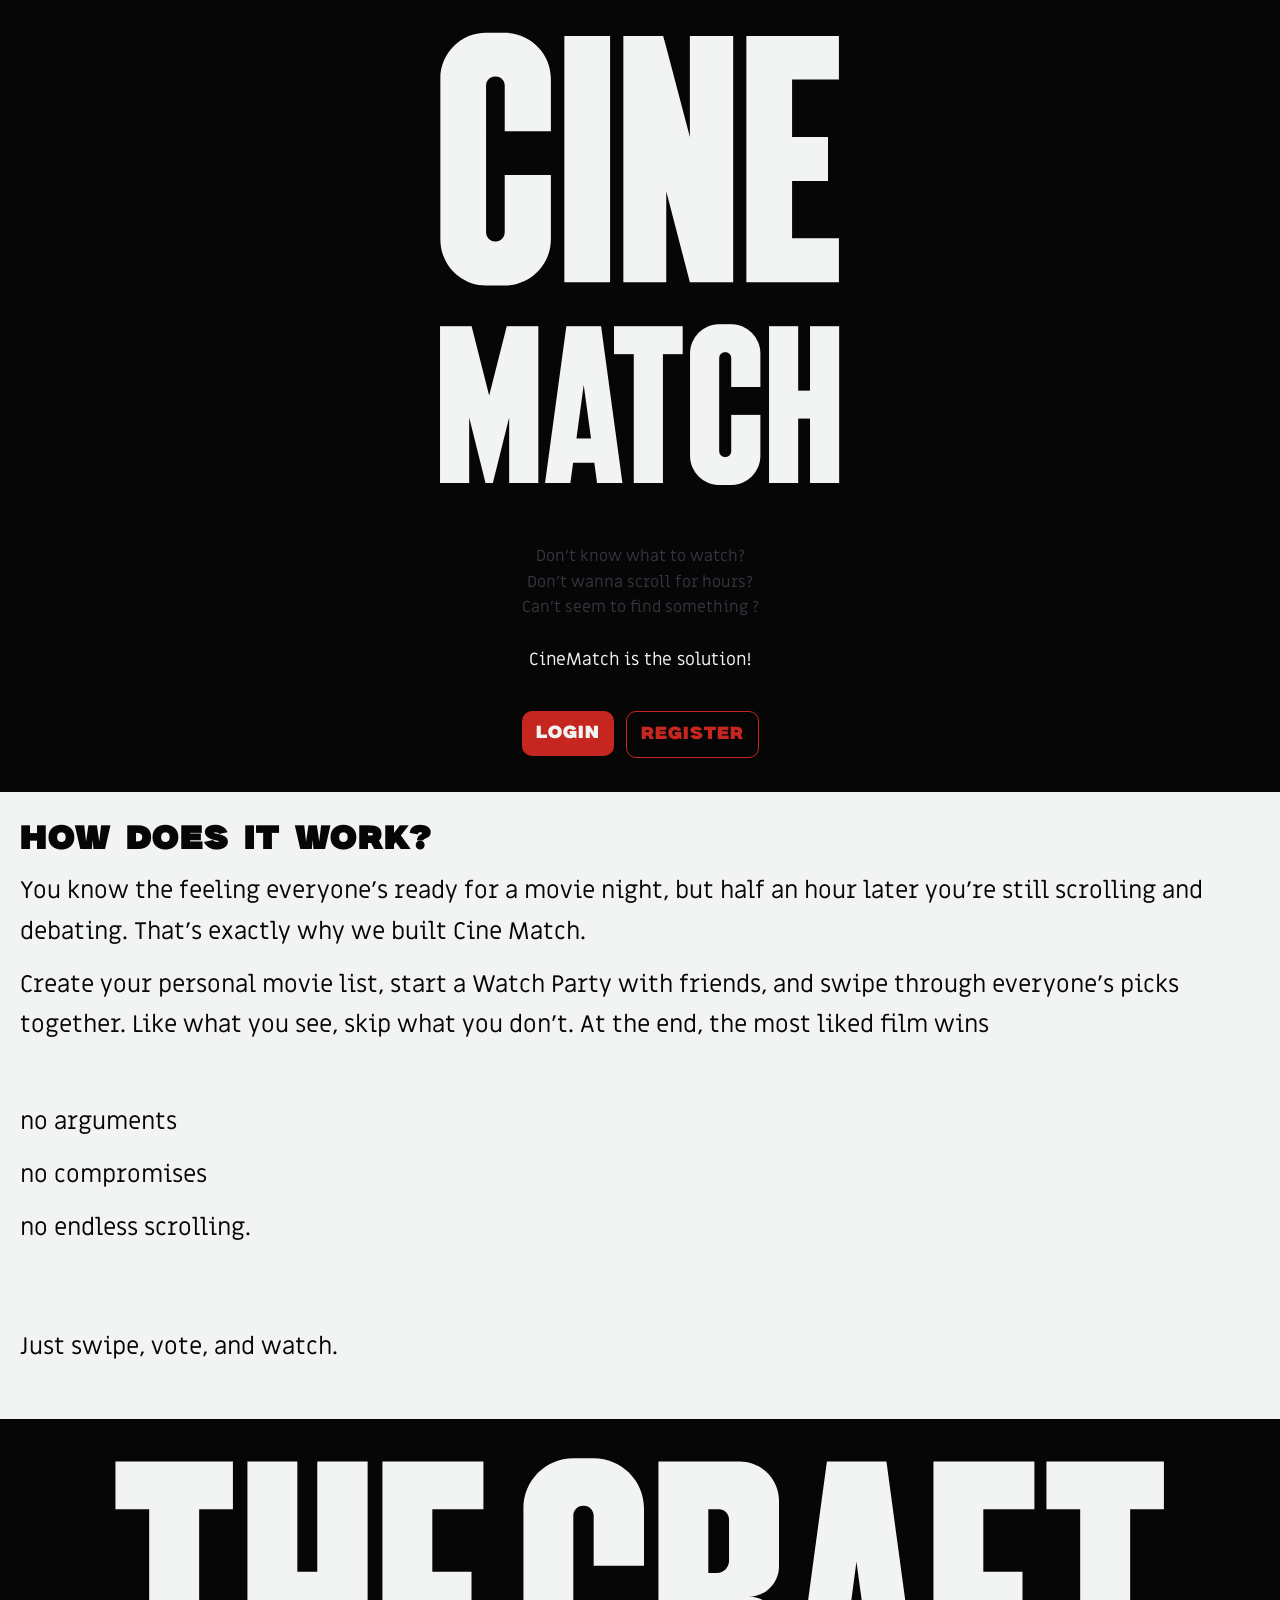
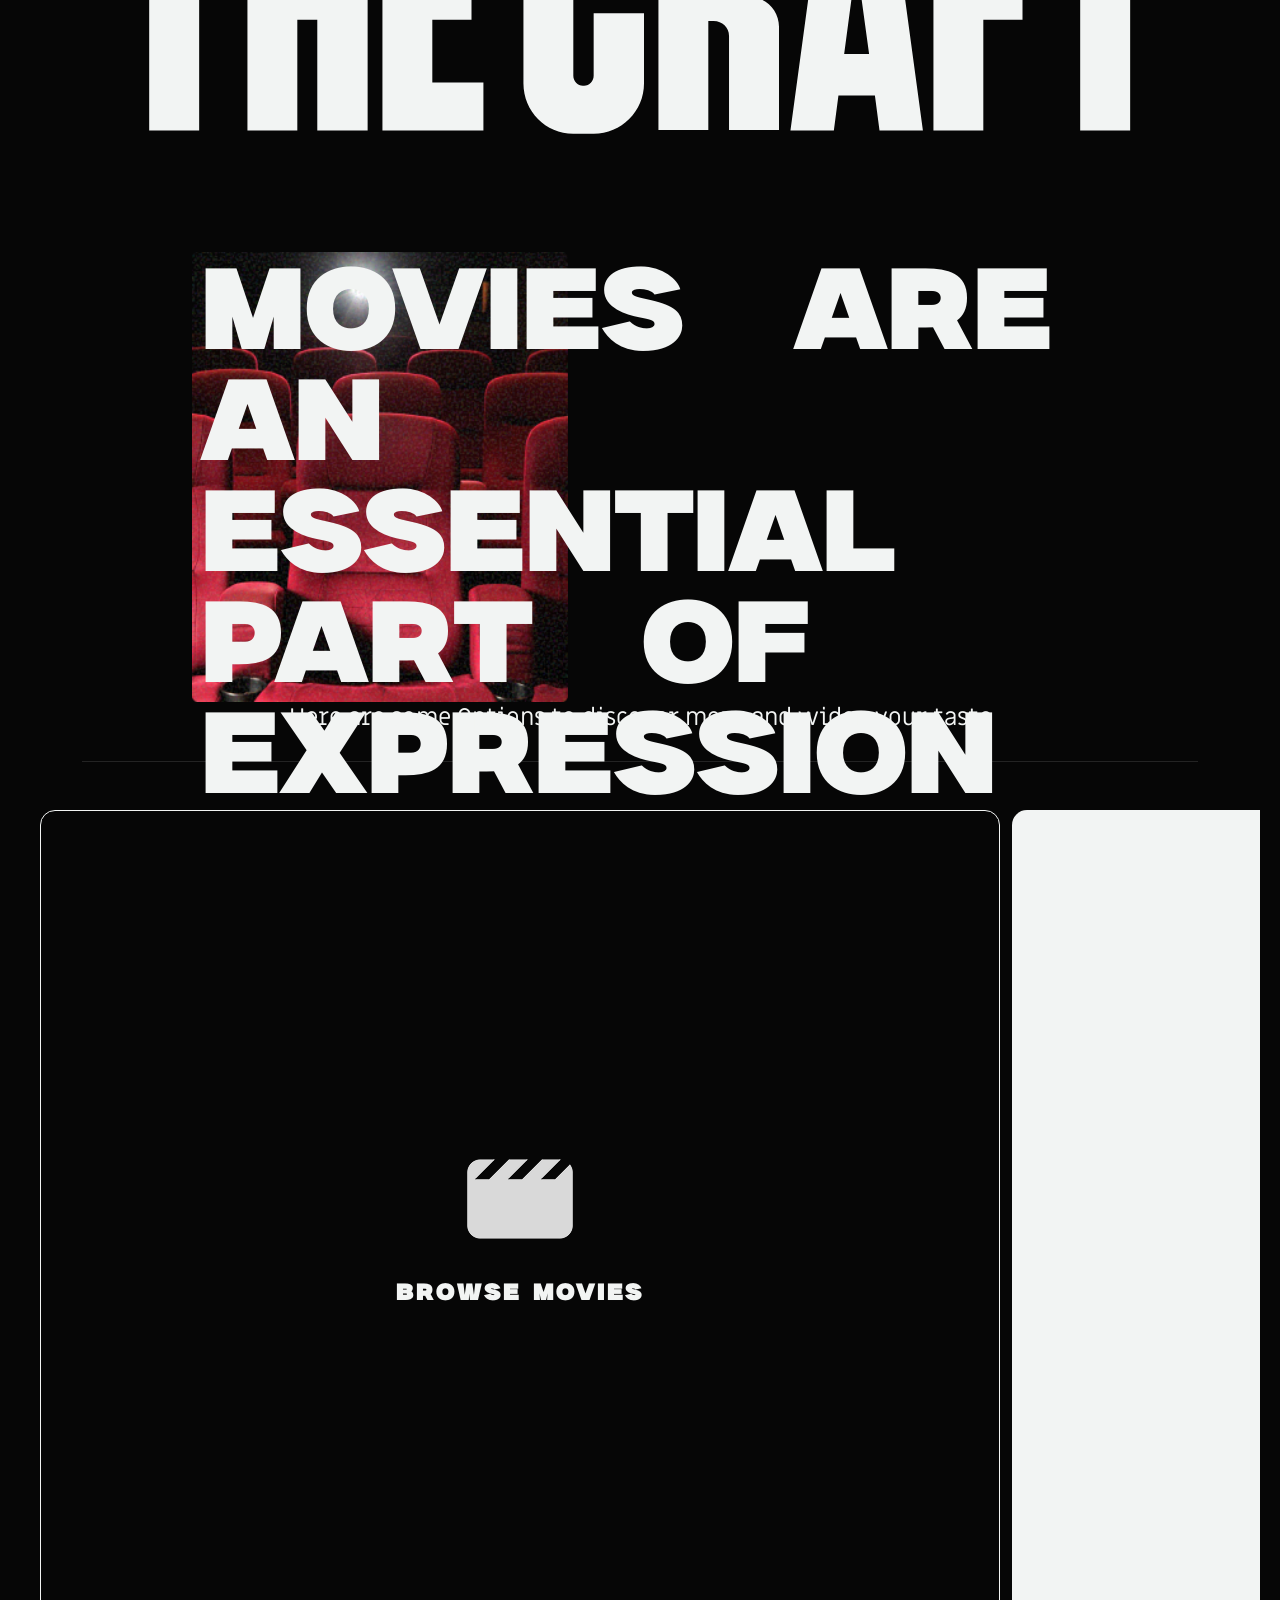
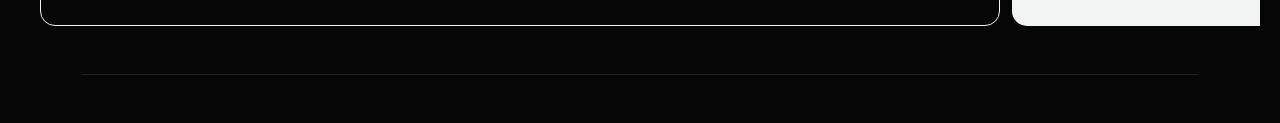
<file: project/pages/landing.html>
<!DOCTYPE html>
<html lang="en">
<head>
    <meta charset="UTF-8">
    <meta name="viewport" content="width=device-width, initial-scale=1.0">
    <title>CineMatch</title>
    <link rel="stylesheet" href="../style/global.css">
    <link rel="stylesheet" href="../style/landing.css">

    <script src="../js/auth.js" defer></script>

    
</head>
<body>

    <div id="headerBox">
        <div id="headerTitleBox">
            <h1 id="cineTxt">Cine</h1>
            <h1 id="matchTxt">Match</h1>
         </div>
        
        <div id="headerDescBox">
            <p>
            Don’t know what to watch?
            <br>
            Don’t wanna scroll for hours?
            <br>
            Can’t seem to find something ?
        </p>
        <br>
        <p id="headerDescBigger">CineMatch is the solution!</p>
        </div>

        
        <div id="headerButtonBox">
            <a href="./../userSys/index.html">
                <div id="loginBTN" class="headerBTN">
                    login
                </div>
            </a>
            <a href="./../userSys/index.html">
                <div id="registerBTN" class="headerBTN">
                    register
                </div>
            </a>
        </div>
        
    </div>

    <div id="tutorialBox">
        <h1>How does it work?</h1>

        <div id="tutorialContent" >
            <p>
            You know the feeling 
            everyone's ready for a movie night, but half an hour later you're still scrolling and debating. That's exactly why we built Cine Match.
            </p>
        
            <p>
            Create your personal movie list, start a Watch Party with friends, and swipe through everyone's picks together. Like what you see, skip what you don't. At the end, the most liked film wins 
            </p>

            <br>
            <br>
            <p>no arguments</p>
            <p>no compromises</p>
            <p>no endless scrolling.</p>
            <br>
            <br>
            <br>
            <p>Just swipe, vote, and watch.</p>
        </div>
    </div>

    <div id="contentBox">
        <h1>The Craft</h1>

        <div id="posterBox">
            <p>Movies are an Essential part of expression and culture</p>

        </div>

        <div id="optionsExplanaitionBox">
            Here are some Options to discover more and widen your taste
        </div>

        <div class="hl"></div>
       

        <div id="sideScrollBox">
            <a href="../pages/browser.html">
            <div class="sideScrollOption" id="o1">
                <div class="optionPoster">
                    <img src="../resource/img/clapperboard-solid light.png" alt="option Poster">
                </div>
                <h2>browse Movies</h2>
                
            </div>
        </a>

        <a href="../pages/watchpartys.html">
            <div class="sideScrollOption"id="o2">
                <div class="optionPoster" >
                    <img src="../resource/img/clapperboard-solid dark.png" alt="option Poster">
                </div>
                <h2>watchparty</h2>
                
            </div>
        </a>

        <a href="../php/Profile.php">
            <div class="sideScrollOption"id="o4">
                <div class="optionPoster" >
                    <img src="../resource/img/clapperboard-solid light.png" alt="option Poster">
                </div>
                <h2>Profile</h2>
            </div>
        </a>

        

        </div>

        <div class="hl"></div>

        


    </div>

 
    
</body>
</html>
</file>
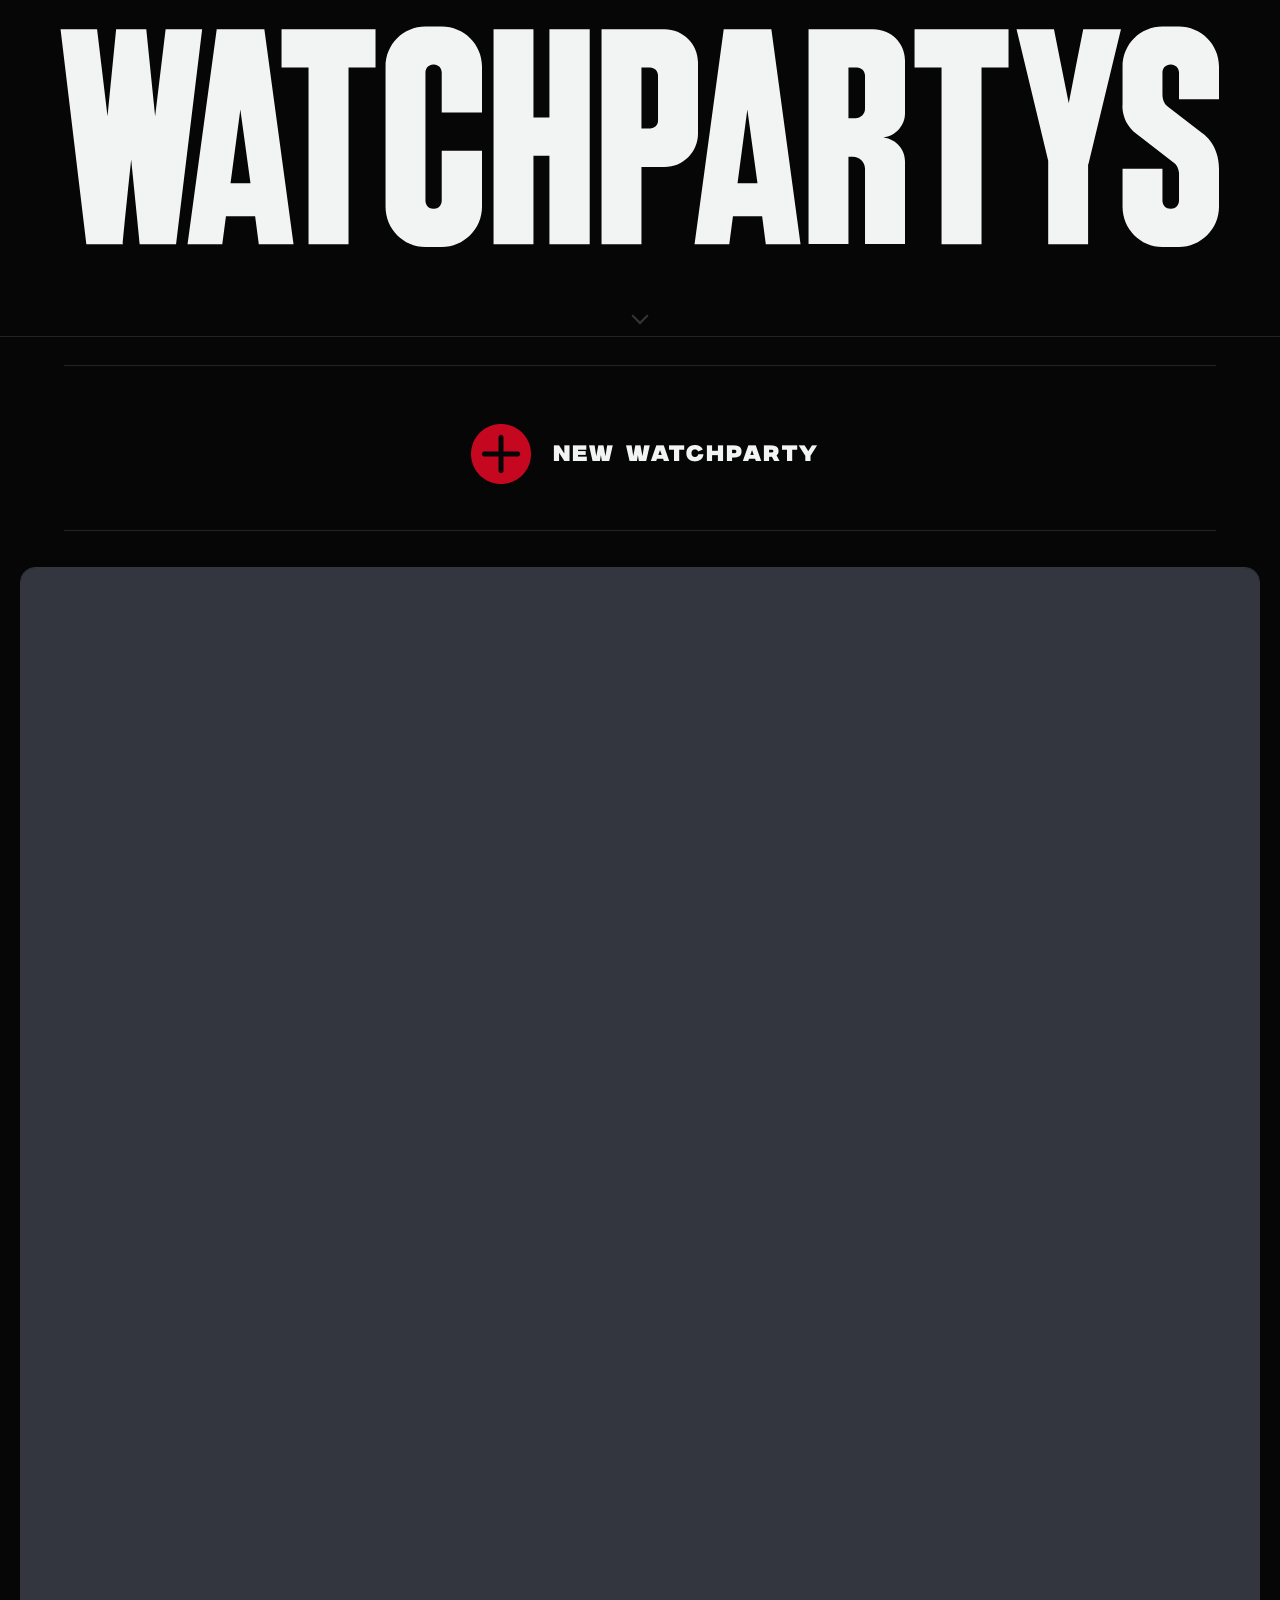
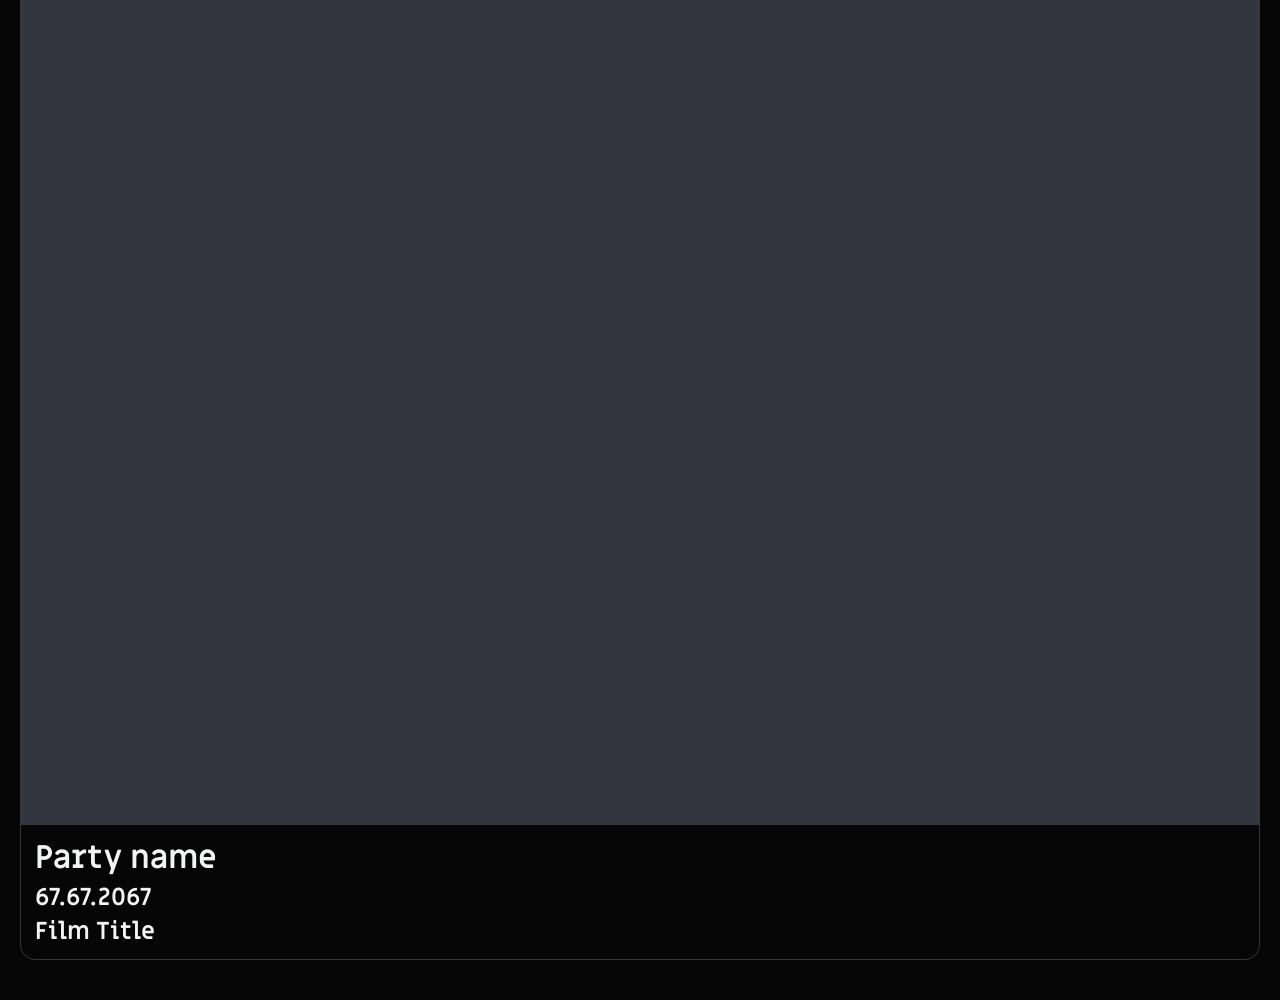
<file: project/pages/watchpartys.html>
<!DOCTYPE html>
<html lang="en">
<head>
    <meta charset="UTF-8">
    <meta name="viewport" content="width=device-width, initial-scale=1.0">
    <title>cineMatch</title>
    
    <link rel="stylesheet" href="../style/global.css">
    <link rel="stylesheet" href="../style/watchpartys.css">

    <script src="../js/auth.js" defer></script>
    <script src="../js/watchpartys.js" defer></script>
</head>
<body>
   <nav class="top-nav">
  <div class="nav-header">
    <div class="nav-page-title">Watchpartys</div>
    <div class="nav-arrow"></div>
  </div>
  <div class="nav-links">
    <div class="nav-links-inner">
      <!-- <a href="browse.html"      class="nav-link active">BROWSE</a> -->
      <a href="lists.html"       class="nav-link">LISTS</a>
      <a href="watchpartys.html" class="nav-link">WATCH PARTYS</a>
      <a href="../php/Profile.php"    class="nav-link">PROFILE</a>
      <a href="../pages/landing.html"    class="nav-link">LANDING</a>
    </div>
  </div>
</nav>
    <div class="hl headerHL" ></div>

    <a href="../pages/watchpartyConf copy.html">
    <div id="addBox">
        <img src="../resource/img/add_icon red.png" alt="add icon">
        <p>new Watchparty</p>
    </div>
    </a>

    <div class="hl " ></div>

    <div id="contentBox">

        <div class="watchparty">
            <div class="prevPoster"></div>
            <div class="prevInfo">
                <h1>Party name</h1>
                <h2>67.67.2067</h2>
                <h2>Film Title</h2>
                <div class="barcodeBox">
                    <img src="../resource/img/barcode.png" alt="">
                </div>
            </div>
        </div>

    </div>
    
</body>
</html>
</file>
<file: project/style/global.css>
/* ═══════════════════════════════════════════
   global.css — CineMatch Design System
═══════════════════════════════════════════ */

@font-face {
    font-family: high;
    src: url(../resource/font/HighriseFont-Bold-Demo.otf);
}
@font-face {
    font-family: milker;
    src: url(../resource/font/Milker.otf);
}
@font-face {
    font-family: miriam;
    src: url(../resource/font/MiriamLibre-VariableFont_wght.ttf);
}

:root {
    --primary-color:    #060606;
    --secondary-color:  #f2f4f3;
    --accent-color:     #c52720;
    --greyscale-color:  #33363f;
    --border:           rgba(242,244,243,0.12);
    --radius-lg:        15px;
    --radius-md:        10px;
    --radius-sm:        6px;
    --spacing-page:     20px;
}

*, html {
    margin: 0;
    padding: 0;
    box-sizing: border-box;
    -webkit-tap-highlight-color: transparent;
}

html { scroll-behavior: smooth; }

body {
    background-color: var(--primary-color);
    color: var(--secondary-color);
    font-family: miriam, sans-serif;
    overflow-x: hidden;
    min-height: 100vh;
}

a {
    text-decoration: none;
    color: inherit;
}

/* ── DIVIDER ────────────────────────────── */
.hl {
    background-color: var(--border);
    width: 90%;
    height: 1px;
    margin: 28px auto;
}

/* ── PAGE TITLE ─────────────────────────── */
.page-title {
    font-family: high, sans-serif;
    font-size: clamp(1.8rem, 8vw, 2.4rem);
    letter-spacing: 5px;
    text-align: center;
    padding: 24px var(--spacing-page) 16px;
    border-bottom: 1px solid var(--border);
}

/* ── SECTION ────────────────────────────── */
.section {
    padding: 24px var(--spacing-page) 0;
}

.section-label {
    font-family: milker, sans-serif;
    font-size: 0.7rem;
    letter-spacing: 2px;
    text-transform: uppercase;
    color: var(--greyscale-color);
    margin-bottom: 12px;
}

.subHeader {
    font-family: milker, sans-serif;
    font-size: clamp(0.75rem, 3.5vw, 1rem);
    letter-spacing: 2px;
    text-transform: uppercase;
    color: var(--greyscale-color);
    padding: 12px var(--spacing-page) 0;
    margin-bottom: 14px;
}

/* ── BUTTONS ────────────────────────────── */
.btn {
    flex: 1;
    padding: 15px;
    border-radius: var(--radius-md);
    font-family: high, sans-serif;
    font-size: clamp(1rem, 5vw, 1.2rem);
    letter-spacing: 2px;
    cursor: pointer;
    border: none;
    text-align: center;
    display: block;
    transition: transform 0.1s, background-color 0.2s;
}
.btn:active { transform: scale(0.97); }

.btn-create {
    background-color: var(--accent-color);
    color: var(--secondary-color);
}
.btn-create:active { background-color: #a81f1a; }

.btn-cancel {
    background-color: transparent;
    border: 1px solid var(--secondary-color);
    color: var(--secondary-color);
}

.btn-row {
    display: flex;
    gap: 12px;
    padding: 24px var(--spacing-page) 0;
}

/* ── INPUT ──────────────────────────────── */
input[type="text"],
input[type="email"],
input[type="password"],
input[type="search"],
.text-input {
    width: 100%;
    background-color: var(--primary-color);
    border: 1px solid var(--greyscale-color);
    border-radius: var(--radius-md);
    padding: 13px 16px;
    color: var(--secondary-color);
    font-family: miriam, sans-serif;
    font-size: 1rem;
    outline: none;
    transition: border-color 0.2s;
}
input:focus { border-color: var(--secondary-color); }
input::placeholder { color: var(--greyscale-color); }

/* ── LIST ITEM (universell) ─────────────── */
.list-row {
    display: flex;
    align-items: center;
    gap: 14px;
    padding: 13px 16px;
    border: 1px solid var(--greyscale-color);
    border-radius: var(--radius-md);
    margin-bottom: 10px;
    cursor: pointer;
    transition: border-color 0.2s, background-color 0.2s;
}
.list-row:active {
    border-color: var(--accent-color);
    background-color: rgba(197,39,32,0.07);
}

/* ── AVATAR ─────────────────────────────── */
.avatar-circle {
    width: 38px;
    height: 38px;
    border-radius: 50%;
    background-color: var(--greyscale-color);
    display: flex;
    align-items: center;
    justify-content: center;
    font-family: high, sans-serif;
    font-size: 1rem;
    flex-shrink: 0;
}

/* ── POPUP ──────────────────────────────── */
.popup-overlay {
    display: none;
    position: fixed;
    inset: 0;
    background-color: rgba(0,0,0,0.75);
    z-index: 200;
    align-items: flex-end;
    justify-content: center;
}
.popup-overlay.visible {
    display: flex;
    animation: overlayIn 0.2s ease;
}
@keyframes overlayIn {
    from { opacity: 0; }
    to   { opacity: 1; }
}
.popup-box {
    background-color: var(--primary-color);
    border: 1px solid var(--border);
    border-radius: var(--radius-lg) var(--radius-lg) 0 0;
    width: 100%;
    max-width: 600px;
    padding: 24px 24px 44px;
    animation: slideUp 0.3s cubic-bezier(0.4,0,0.2,1);
}
@keyframes slideUp {
    from { transform: translateY(100%); }
    to   { transform: translateY(0); }
}
.popup-header {
    display: flex;
    justify-content: space-between;
    align-items: flex-start;
    margin-bottom: 20px;
}
.popup-title {
    font-family: high, sans-serif;
    font-size: 1.3rem;
    letter-spacing: 2px;
    flex: 1;
    padding-right: 12px;
}
.popup-subtitle {
    font-family: miriam, sans-serif;
    font-size: 0.78rem;
    color: var(--greyscale-color);
    margin-top: 5px;
}
.popup-close {
    width: 32px;
    height: 32px;
    border-radius: 50%;
    background: var(--greyscale-color);
    border: none;
    color: var(--secondary-color);
    font-size: 1rem;
    cursor: pointer;
    flex-shrink: 0;
    display: flex;
    align-items: center;
    justify-content: center;
}
.popup-lists {
    display: flex;
    flex-direction: column;
    gap: 10px;
}
.popup-loading {
    color: var(--greyscale-color);
    font-family: miriam, sans-serif;
    font-size: 0.88rem;
    padding: 10px 0;
}

/* ── LIST OPTION (popup) ────────────────── */
.list-option {
    display: flex;
    align-items: center;
    justify-content: space-between;
    padding: 14px 16px;
    border: 1px solid var(--greyscale-color);
    border-radius: var(--radius-md);
    cursor: pointer;
    transition: border-color 0.2s, background-color 0.2s;
}
.list-option:active {
    border-color: var(--accent-color);
    background-color: rgba(197,39,32,0.07);
}
.list-option.selected {
    border-color: var(--accent-color);
    background-color: rgba(197,39,32,0.07);
}
.list-option-name {
    font-family: milker, sans-serif;
    font-size: 0.92rem;
    letter-spacing: 1px;
}
.list-option-count {
    font-family: miriam, sans-serif;
    font-size: 0.75rem;
    color: var(--greyscale-color);
}
.list-checkbox {
    width: 22px;
    height: 22px;
    border-radius: 6px;
    border: 2px solid var(--greyscale-color);
    display: flex;
    align-items: center;
    justify-content: center;
    font-size: 0.78rem;
    color: transparent;
    transition: all 0.2s;
    flex-shrink: 0;
    margin-left: 10px;
}
.list-option.selected .list-checkbox {
    background-color: var(--accent-color);
    border-color: var(--accent-color);
    color: var(--secondary-color);
}
.list-option.added { border-color: var(--accent-color); }
.list-option.added .list-option-name { color: var(--accent-color); }

/* ── NAV ────────────────────────────────── */
.top-nav {
    position: relative;
    width: 100%;
    border-bottom: 1px solid var(--border);
    background-color: var(--primary-color);
    z-index: 100;
}
.nav-header {
    display: flex;
    flex-direction: column;
    align-items: center;
    padding: 20px var(--spacing-page) 14px;
    cursor: pointer;
    user-select: none;
}
.nav-page-title {
    font-family: high, sans-serif;
    font-size: clamp(3rem, 28vw, 10rem);
    color: var(--secondary-color);
    text-align: center;
    line-height: 0.9;
    width: 100%;
}
.nav-arrow {
    margin-top: 14px;
    width: 12px;
    height: 12px;
    border-left: 2px solid var(--greyscale-color);
    border-bottom: 2px solid var(--greyscale-color);
    transform: rotate(-45deg);
    transition: transform 0.4s cubic-bezier(0.4,0,0.2,1), border-color 0.2s;
}
.top-nav.open .nav-arrow {
    transform: rotate(135deg);
    border-color: var(--secondary-color);
}
.nav-links {
    position: absolute;
    top: 100%;
    left: 0;
    width: 100%;
    background-color: var(--primary-color);
    border-bottom: 1px solid var(--border);
    max-height: 0;
    overflow: hidden;
    opacity: 0;
    transition: max-height 0.4s cubic-bezier(0.4,0,0.2,1), opacity 0.3s ease;
}
.top-nav.open .nav-links {
    max-height: 600px;
    opacity: 1;
}
.nav-links-inner {
    display: flex;
    flex-direction: column;
}
.nav-link {
    font-family: high, sans-serif;
    font-size: clamp(1.6rem, 7vw, 2.2rem);
    letter-spacing: 4px;
    color: var(--secondary-color);
    text-decoration: none;
    padding: 18px var(--spacing-page);
    text-align: center;
    border-bottom: 1px solid var(--border);
    opacity: 0;
    transform: translateY(-6px);
    transition: color 0.2s, opacity 0.3s ease, transform 0.3s ease;
}
.nav-link:last-child { border-bottom: none; }
.top-nav.open .nav-link:nth-child(1) { opacity:1; transform:translateY(0); transition-delay:0.04s; }
.top-nav.open .nav-link:nth-child(2) { opacity:1; transform:translateY(0); transition-delay:0.08s; }
.top-nav.open .nav-link:nth-child(3) { opacity:1; transform:translateY(0); transition-delay:0.12s; }
.top-nav.open .nav-link:nth-child(4) { opacity:1; transform:translateY(0); transition-delay:0.16s; }
.nav-link.active { color: var(--accent-color); }

/* ── ANIMATIONS ─────────────────────────── */
@keyframes fadeUp {
    from { opacity: 0; transform: translateY(14px); }
    to   { opacity: 1; transform: translateY(0); }
}
@keyframes cardIn {
    from { opacity: 0; transform: translateY(14px); }
    to   { opacity: 1; transform: translateY(0); }
}
</file>
<file: project/style/landing.css>
/* ═══════════════════════════════════════════
   landing.css
═══════════════════════════════════════════ */

body {
    overflow-x: hidden;
}

/* ── HERO ───────────────────────────────── */
#headerBox {
    width: 100vw;
    min-height: 88vh;
    display: flex;
    flex-direction: column;
    justify-content: center;
    align-items: center;
}

#headerTitleBox {
    width: 100%;
    text-align: center;
}

#cineTxt {
    font-family: high, sans-serif;
    font-size: clamp(5rem, 78vw, 22rem);
    line-height: 0.85;
    display: block;
}

#matchTxt {
    font-family: high, sans-serif;
    font-size: clamp(3.5rem, 50vw, 14rem);
    line-height: 0.85;
    display: block;
    transform: translateY(-8px);
}

#headerDescBox {
    font-family: miriam, sans-serif;
    text-align: center;
    padding: 20px var(--spacing-page) 0;
    color: var(--greyscale-color);
    font-size: clamp(0.88rem, 3.5vw, 1rem);
    line-height: 1.6;
}

#headerDescBigger {
    font-size: clamp(1rem, 4vw, 1.1rem);
    color: var(--secondary-color);
    margin-bottom: 4px;
}

/* ── CTA BUTTONS ────────────────────────── */
#headerButtonBox {
    display: flex;
    flex-direction: row;
    justify-content: center;
    gap: 12px;
    margin-top: 32px;
    padding: 0 var(--spacing-page);
}

.headerBTN {
    flex: 1;
    max-width: 180px;
    padding: 14px;
    border-radius: var(--radius-md);
    font-family: milker, sans-serif;
    font-size: clamp(0.9rem, 4vw, 1.1rem);
    letter-spacing: 1px;
    display: flex;
    justify-content: center;
    align-items: center;
    cursor: pointer;
    text-decoration: none;
}

#loginBTN {
    background-color: var(--accent-color);
    color: var(--secondary-color);
}
#loginBTN:active { background-color: #a81f1a; }

#registerBTN {
    background-color: transparent;
    border: 1px solid var(--accent-color);
    color: var(--accent-color);
}
#registerBTN:active {
    background-color: rgba(197,39,32,0.1);
}

/* ── HOW IT WORKS ───────────────────────── */
#tutorialBox {
    background-color: var(--secondary-color);
    color: var(--primary-color);
    padding: 32px var(--spacing-page) 40px;
}

#tutorialBox h1 {
    font-family: milker, sans-serif;
    font-size:xx-large;
    letter-spacing: 2px;
    margin-bottom: 16px;
}

#tutorialBox p {
    font-family: miriam, sans-serif;
    font-size: x-large;
    line-height: 1.7;
    margin-bottom: 12px;
}

/* ── CONTENT SECTION ────────────────────── */
#contentBox {
    padding: var(--spacing-page);
}
/*
#contentBox h1 {
    font-family: high, sans-serif;
    font-size: clamp(3rem, 25vw, 8rem);
    text-align: center;
    margin-bottom: 24px;
    line-height: 0.9;
}

#posterBox {
    background-image: url(../resource/img/cinemaSeats.png);
    background-size: contain;
    background-repeat: no-repeat;
    width: 75vw;
    max-width: 320px;
    height: 50vw;
    max-height: 220px;
    margin: 0 auto 24px;
    font-family: milker, sans-serif;
    font-size: clamp(1.2rem, 5vw, 1.6rem);
    word-spacing: 4vw;
    padding: 12px;
}
    */
    #contentBox h1{
        font-family: high, sans-serif;
    font-size: 30vw;
    text-align: center; 
    margin-bottom: 5vh;
}
#posterBox{
    background-image: url(../resource/img/cinemaSeats.png);
   
    background-size: contain;
    background-repeat: no-repeat;
    width: 70vw;
    height: 50vh;
    margin: auto;
    font-family: milker;
    font-size: 9vw;
    word-spacing: 5vw;
    padding: 1vh;
}
#optionsExplanaitionBox{
    width: 60%;
    margin: auto;
    font-size:x-large;
    text-align: center;
}

/* ── SCROLL OPTIONS ─────────────────────── */
#sideScrollBox {
    display: grid;
    grid-template-columns: repeat(3, 75vw);
    gap: 12px;
    overflow-x: scroll;
    padding: var(--spacing-page);
    scrollbar-width: none;
}
#sideScrollBox::-webkit-scrollbar { display: none; }

.sideScrollOption {
    width: 75vw;
    aspect-ratio: 1 / 0.85;
    border-radius: var(--radius-lg);
    text-align: center;
    display: flex;
    flex-direction: column;
    justify-content: center;
    gap: 12px;
    align-items: center;
    padding: 20px;
}

.sideScrollOption h2 {
    font-family: milker, sans-serif;
    letter-spacing: 3px;
    font-size: clamp(1rem, 4.5vw, 1.4rem);
}

#o1 {
    background-color: var(--primary-color);
    border: 1px solid var(--secondary-color);
    color: var(--secondary-color);
}
#o2 {
    background-color: var(--secondary-color);
    color: var(--primary-color);
}
#o3 {
    background-color: var(--greyscale-color);
    color: var(--secondary-color);
}
#o4 {
    background-color: var(--accent-color);
    color: var(--secondary-color);
}
</file>
<file: project/style/watchpartys.css>
/* ═══════════════════════════════════════════
   watchpartys.css
═══════════════════════════════════════════ */

#header {
    font-family: high, sans-serif;
    font-size: clamp(2.5rem, 12vw, 5rem);
    letter-spacing: 5px;
    text-align: center;
    padding: 24px var(--spacing-page) 12px;
    border-bottom: 1px solid var(--border);
}
.nav-page-title{
    font-size:24vw;
    text-align:center;
    margin:0 auto;
}

#addBox {
    display: flex;
    align-items: center;
    justify-content: center;
    gap: 12px;
    padding: 20px var(--spacing-page) 8px;
    cursor: pointer;
}
#addBox p {
    font-family: milker, sans-serif;
    font-size: clamp(1rem, 5vw, 1.4rem);
    letter-spacing: 2px;
    color: var(--secondary-color);
}

#contentBox {
    display: flex;
    flex-direction: column;
    gap: 12px;
    padding: 8px var(--spacing-page) 40px;
}

/* ── WATCHPARTY CARD ────────────────────── */
.watchparty {
    display: flex;
    flex-direction: column;
    border-radius: var(--radius-lg);
    overflow: hidden;
    border: 1px solid var(--greyscale-color);
    background-color: var(--primary-color);
    cursor: pointer;
    text-decoration: none;
    color: var(--secondary-color);
}

.prevPoster {
    width: 100%;
    aspect-ratio: 2 / 3;
    background-color: var(--greyscale-color);
    overflow: hidden;
    flex-shrink: 0;
}
.prevPoster img {
    width: 100%;
    height: 100%;
    object-fit: cover;
    object-position: center center;
    display: block;
}

.prevInfo {
    padding: 12px 14px;
    display: flex;
    flex-direction: column;
    gap: 3px;
    min-width: 0;
}

.nameBox {
    font-family: milker;
    font-size: x-larger;
    letter-spacing: 3px;
    white-space: nowrap;
    overflow: hidden;
    text-overflow: ellipsis;
}

.dateBox {
    font-family: miriam, sans-serif;
    font-size:1rem;
    color: var(--secondary-color);
}

.titleBox {
    font-family: miriam, sans-serif;
    font-size: 1rem;
    color: var(--secondary-color);
    white-space: nowrap;
    overflow: hidden;
    text-overflow: ellipsis;
}

.barcodeBox { display: none; }
</file>
